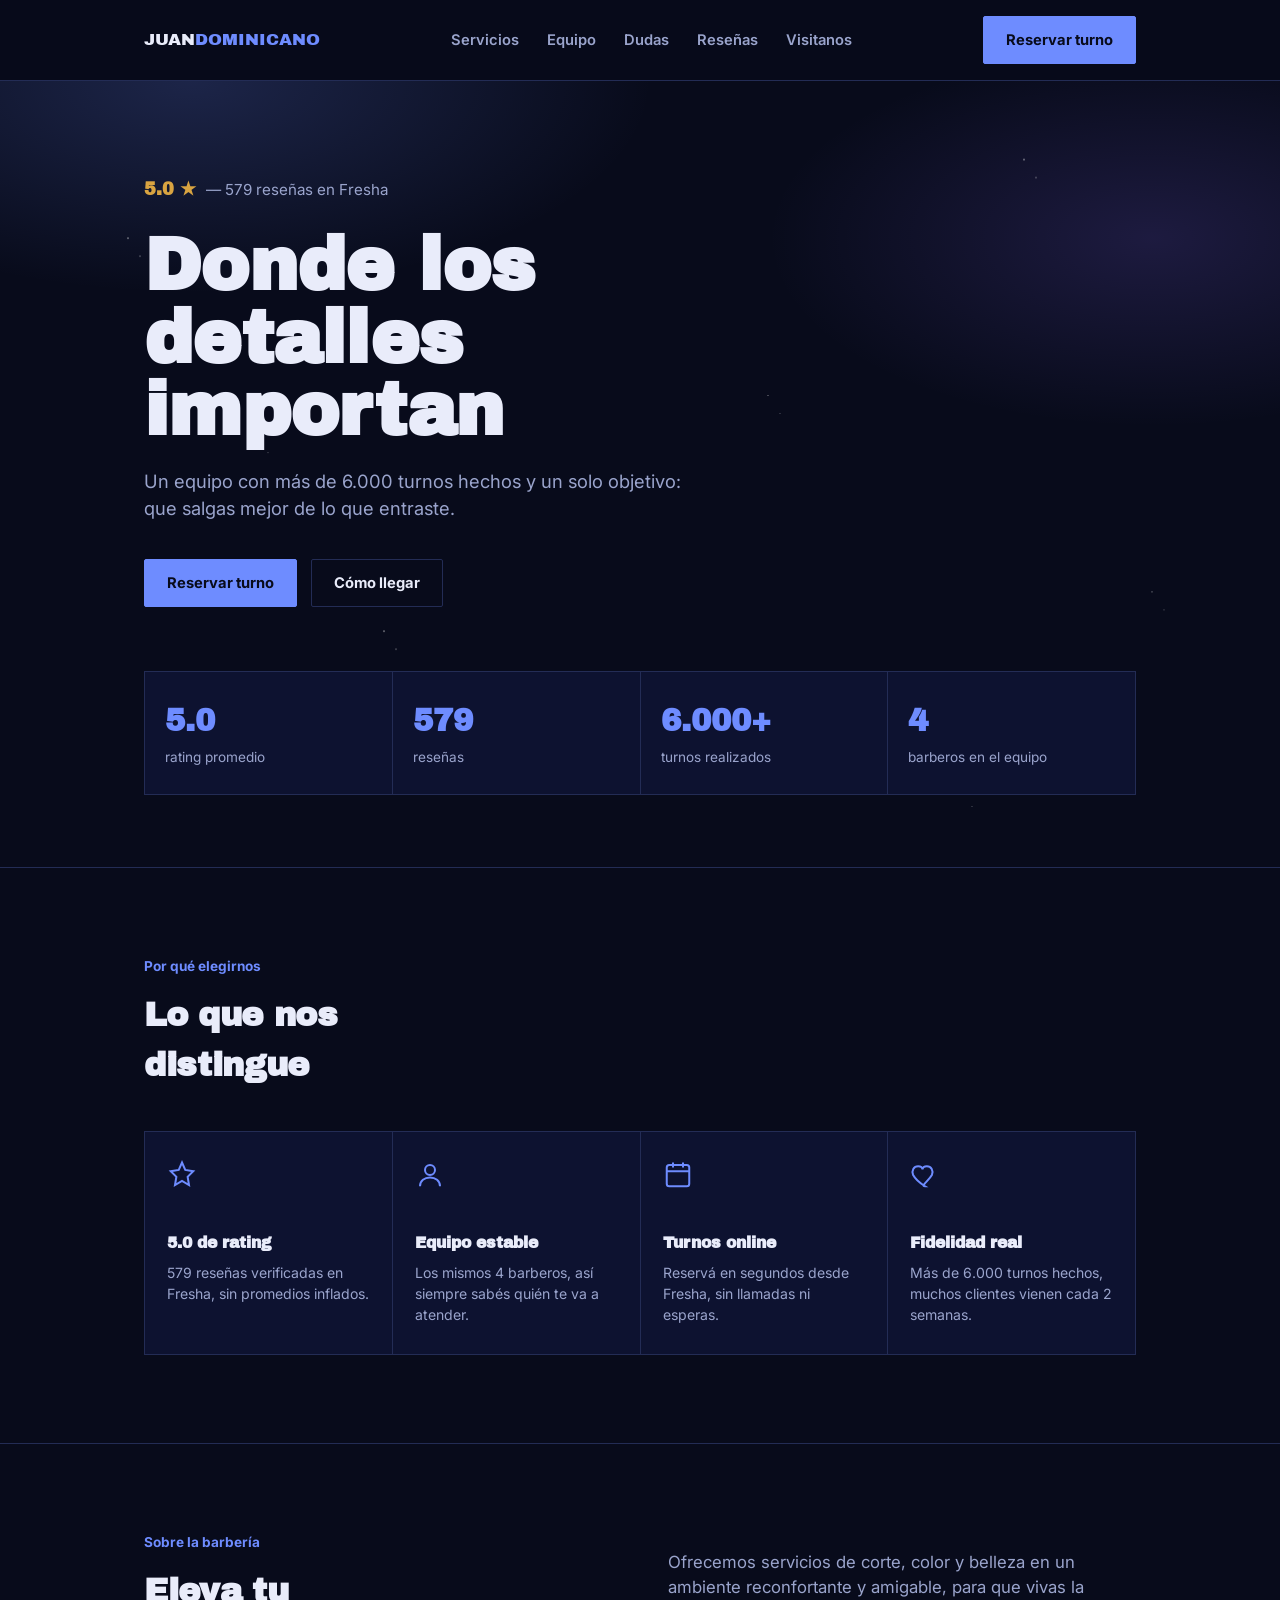
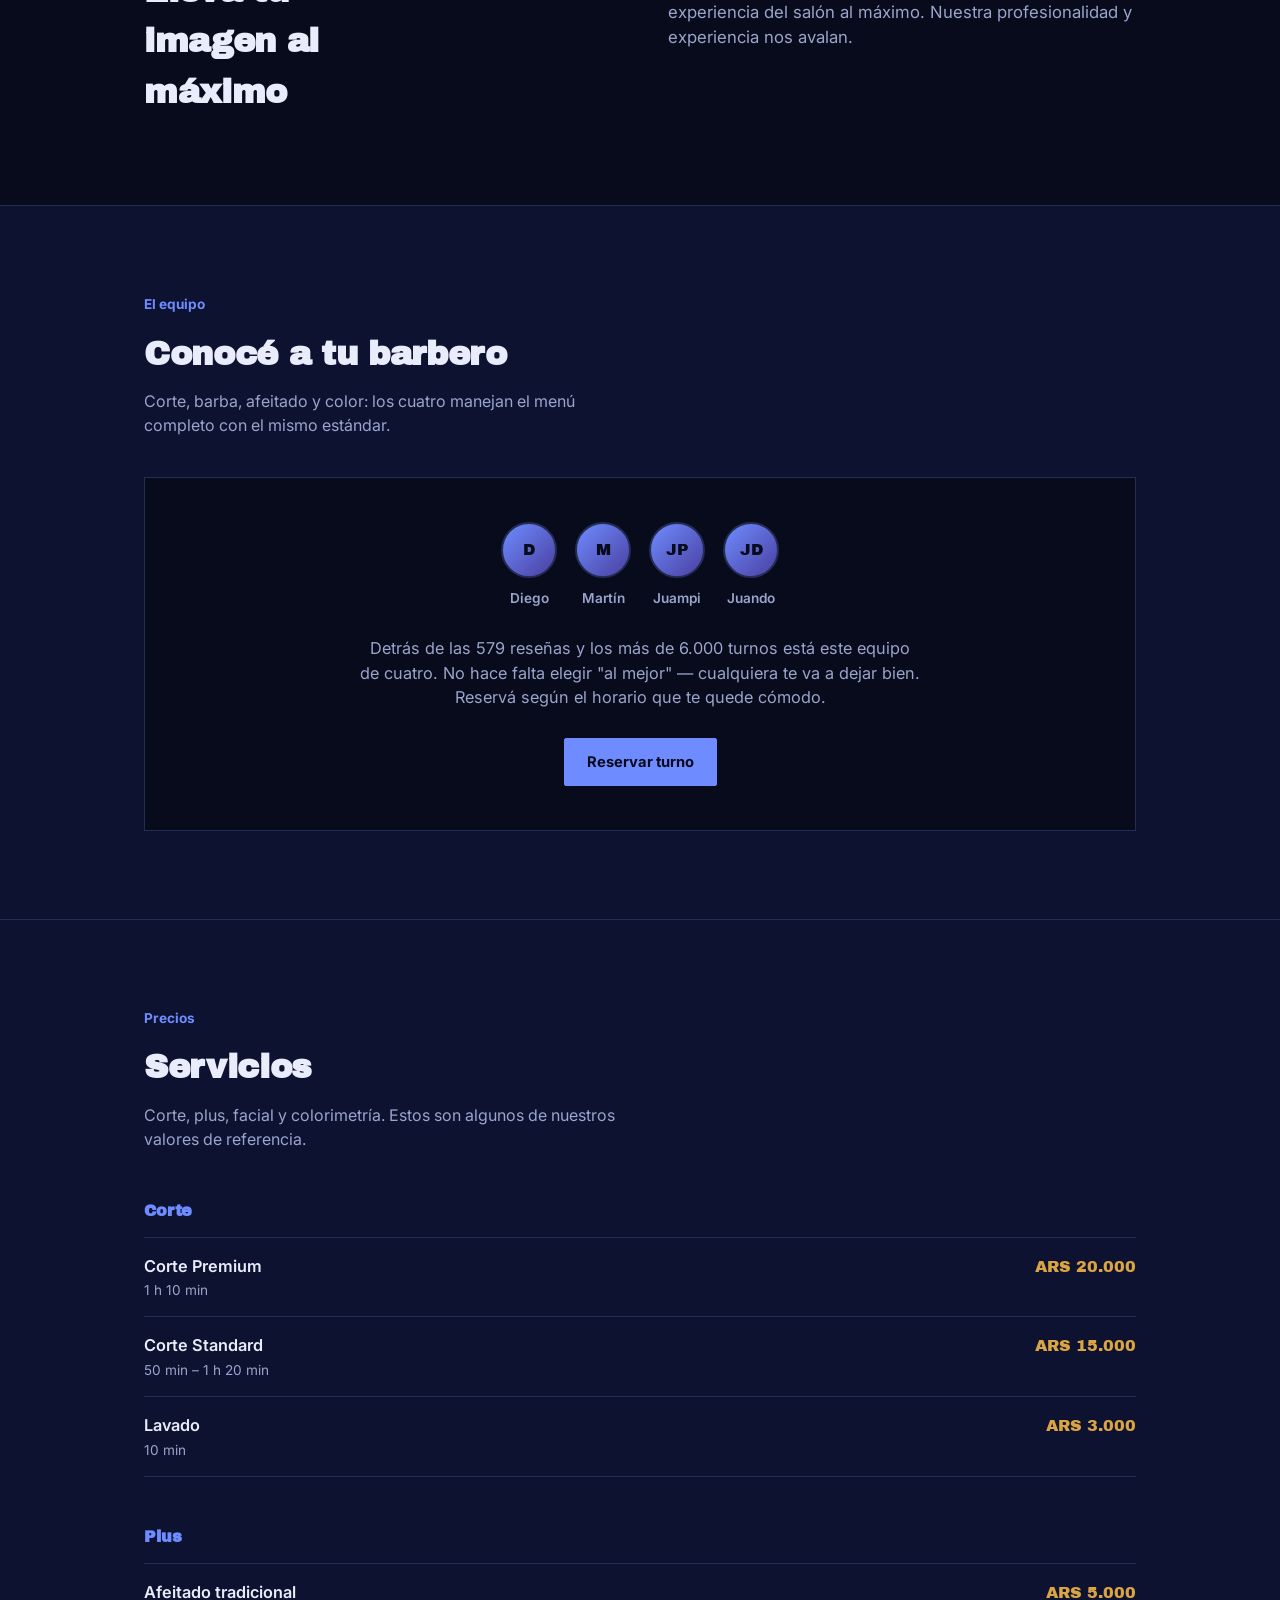
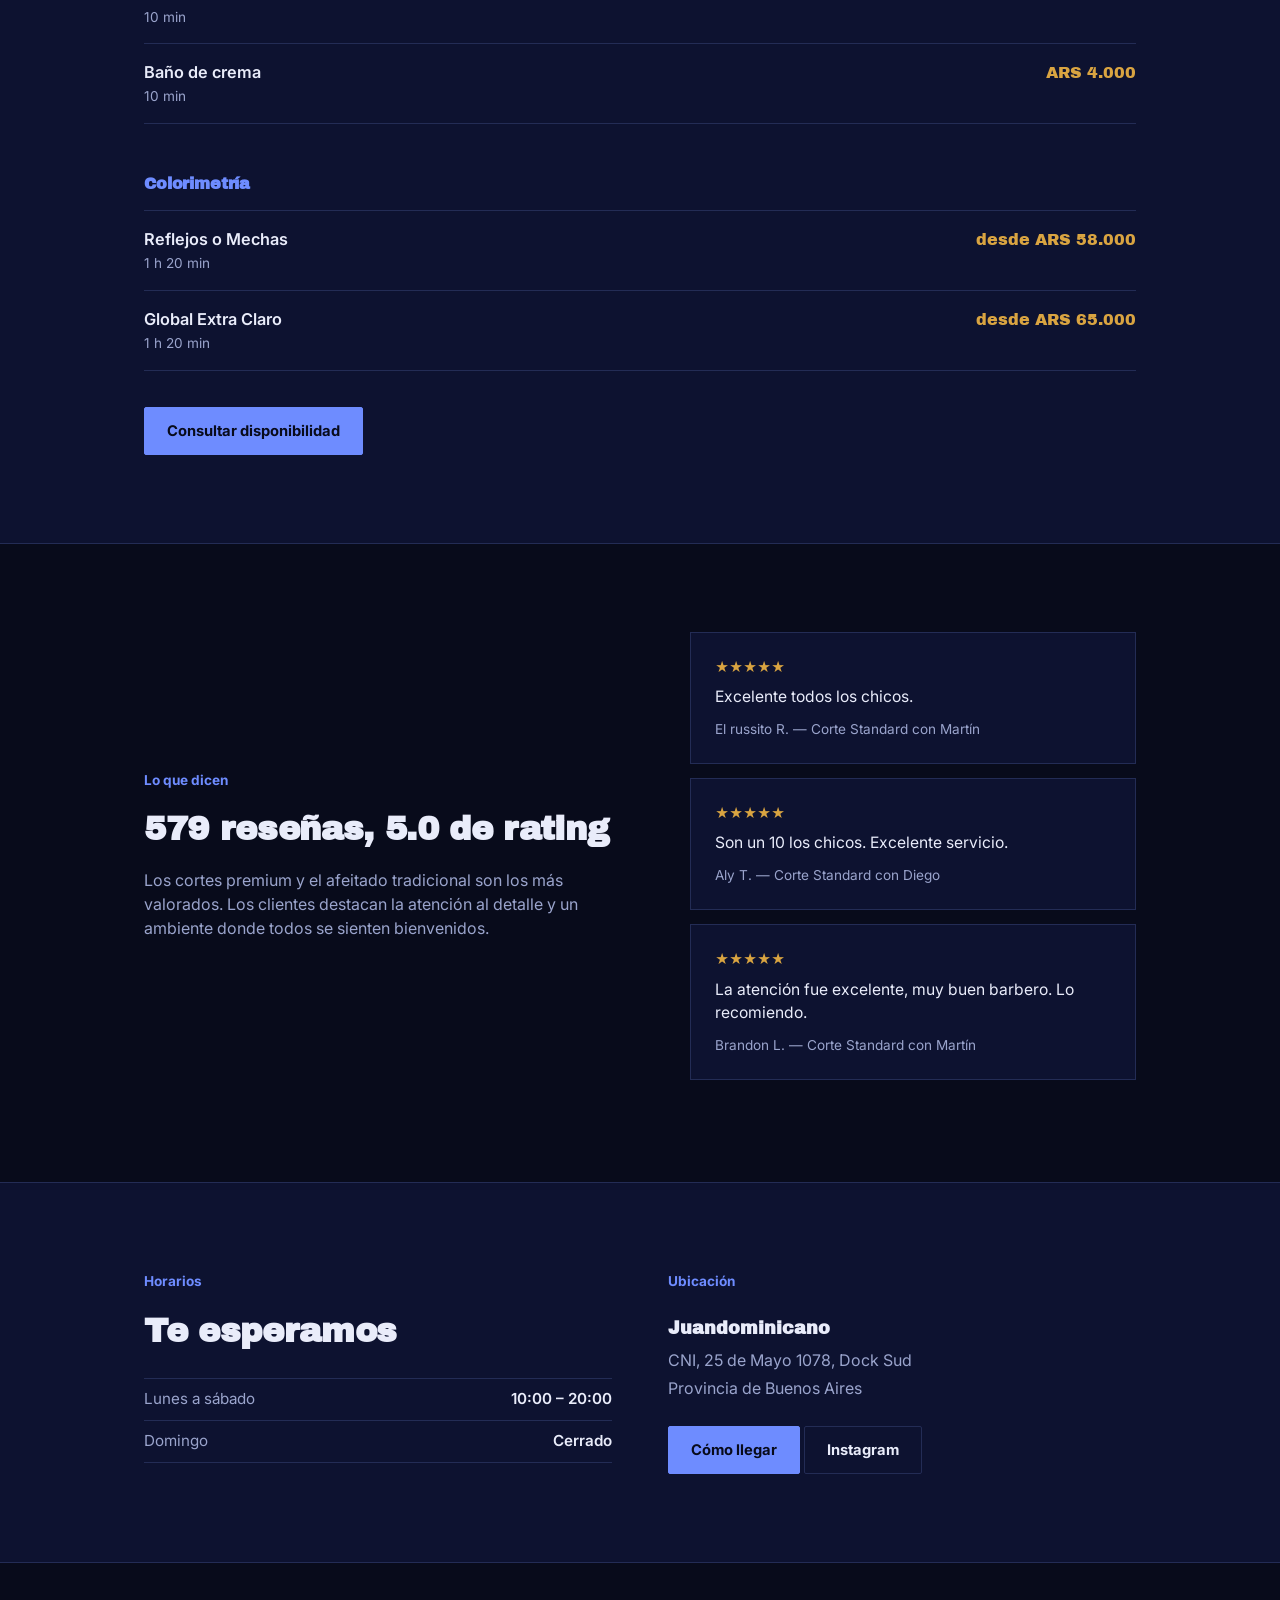
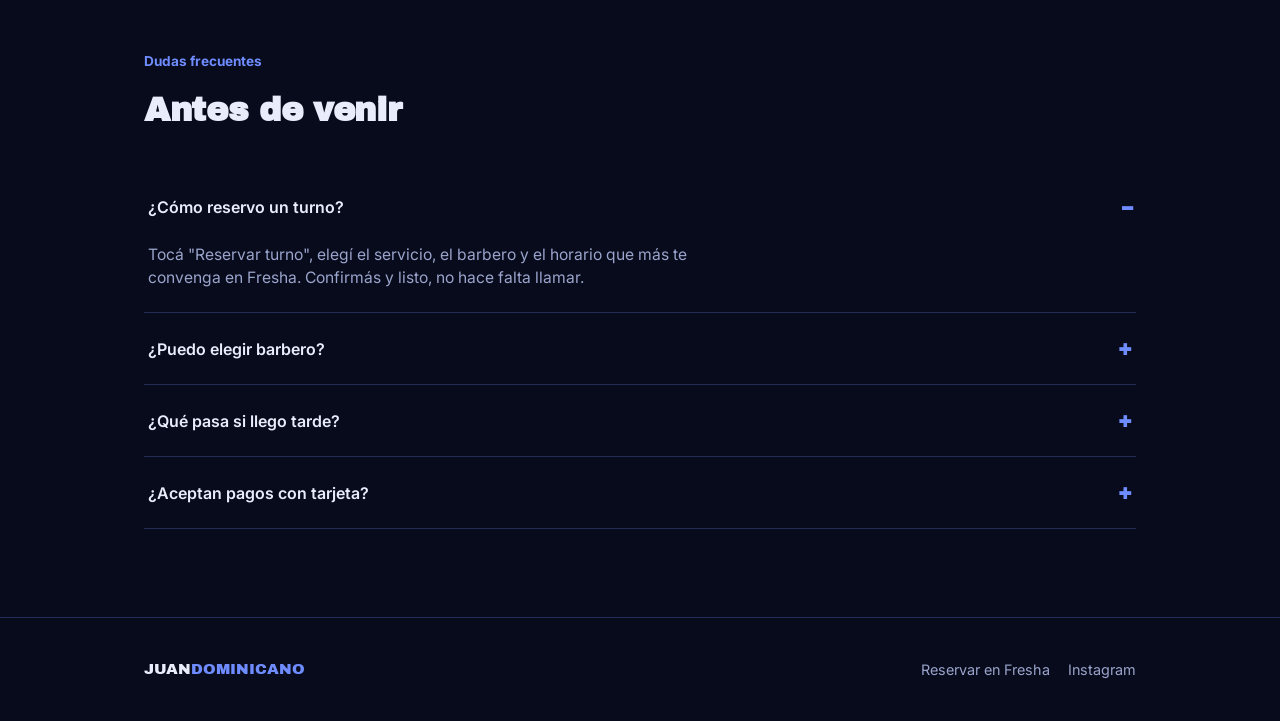
<file: index.html>
<!DOCTYPE html>
<html lang="es">

<head>
  <meta charset="UTF-8">
  <meta name="viewport" content="width=device-width, initial-scale=1, viewport-fit=cover">
  <title>Juandominicano — Barbería en Dock Sud</title>
  <link rel="preconnect" href="https://fonts.googleapis.com">
  <link rel="preconnect" href="https://fonts.gstatic.com" crossorigin>
  <link href="https://fonts.googleapis.com/css2?family=Archivo+Black&family=Inter:wght@400;500;600;700&display=swap"
    rel="stylesheet">
  <link rel="icon" type="image/svg+xml"
    href="data:image/svg+xml,%3Csvg xmlns='http://www.w3.org/2000/svg' viewBox='0 0 64 64'%3E%3Crect width='64' height='64' rx='14' fill='%23080B1B'/%3E%3Ctext x='32' y='31' text-anchor='middle' font-family='Arial Black,Arial,sans-serif' font-weight='900' font-size='24' fill='%236E8CFF'%3EJ%3C/text%3E%3Ctext x='32' y='53' text-anchor='middle' font-family='Arial Black,Arial,sans-serif' font-weight='900' font-size='24' fill='%23D9A441'%3ED%3C/text%3E%3C/svg%3E">
  <link rel="preconnect" href="https://fonts.googleapis.com">
  <link rel="stylesheet" href="styles.css">
</head>

<body>

  <header class="nav">
    <div class="wrap">
      <div class="brand">JUAN<span>DOMINICANO</span></div>
      <nav class="links">
        <a href="#servicios">Servicios</a>
        <a href="#equipo">Equipo</a>
        <a href="#faq">Dudas</a>
        <a href="#reseñas">Reseñas</a>
        <a href="#visitanos">Visitanos</a>
      </nav>
      <a class="btn"
        href="https://www.fresha.com/es/a/juandominicano-dock-sud-cni-25-de-mayo-1078-tidsn6mk/all-offer?menu=true&pId=592402"
        target="_blank" rel="noopener">Reservar turno</a>
    </div>
  </header>

  <section class="hero galaxy">
    <div class="stars"></div>
    <div class="wrap">
      <div class="rating-line"><b>5.0 ★</b> — 579 reseñas en Fresha</div>
      <h1>Donde los detalles importan</h1>
      <p class="lead">Un equipo con más de 6.000 turnos hechos y un solo objetivo:
        que salgas mejor de lo que entraste.</p>
      <div class="ctas">
        <a class="btn"
          href="https://www.fresha.com/es/a/juandominicano-dock-sud-cni-25-de-mayo-1078-tidsn6mk/all-offer?menu=true&pId=592402"
          target="_blank" rel="noopener">Reservar turno</a>
        <a class="btn ghost" href="#visitanos">Cómo llegar</a>
      </div>

      <div class="stat-row">
        <div class="stat"><b>5.0</b><span>rating promedio</span></div>
        <div class="stat"><b>579</b><span>reseñas</span></div>
        <div class="stat"><b>6.000+</b><span>turnos realizados</span></div>
        <div class="stat"><b>4</b><span>barberos en el equipo</span></div>
      </div>
    </div>
  </section>

  <section class="why">
    <div class="wrap">
      <div class="kicker">Por qué elegirnos</div>
      <h2 style="font-size:2.1rem; max-width:14ch;">Lo que nos distingue</h2>
      <div class="why-grid">
        <div class="why-card">
          <svg viewBox="0 0 24 24" fill="none" stroke="#6E8CFF" stroke-width="1.6">
            <path d="M12 2l2.6 5.9L21 9l-4.5 4.4L17.6 20 12 16.8 6.4 20l1.1-6.6L3 9l6.4-1.1z" />
          </svg>
          <h4>5.0 de rating</h4>
          <p>579 reseñas verificadas en Fresha, sin promedios inflados.</p>
        </div>
        <div class="why-card">
          <svg viewBox="0 0 24 24" fill="none" stroke="#6E8CFF" stroke-width="1.6">
            <circle cx="12" cy="8" r="4" />
            <path d="M4 21c0-4.4 3.6-7 8-7s8 2.6 8 7" />
          </svg>
          <h4>Equipo estable</h4>
          <p>Los mismos 4 barberos, así siempre sabés quién te va a atender.</p>
        </div>
        <div class="why-card">
          <svg viewBox="0 0 24 24" fill="none" stroke="#6E8CFF" stroke-width="1.6">
            <rect x="3" y="4" width="18" height="17" rx="2" />
            <path d="M3 9h18M8 2v4M16 2v4" />
          </svg>
          <h4>Turnos online</h4>
          <p>Reservá en segundos desde Fresha, sin llamadas ni esperas.</p>
        </div>
        <div class="why-card">
          <svg viewBox="0 0 24 24" fill="none" stroke="#6E8CFF" stroke-width="1.6">
            <path
              d="M12 21s-7-4.4-9.5-9C1 8.5 3 5 6.5 5c2 0 3.3 1 3.5 2.5C10.2 6 11.5 5 13.5 5 17 5 19 8.5 17.5 12 15 16.6 8 21 12 21z" />
          </svg>
          <h4>Fidelidad real</h4>
          <p>Más de 6.000 turnos hechos, muchos clientes vienen cada 2 semanas.</p>
        </div>
      </div>
    </div>
  </section>

  <section class="about" id="nosotros">
    <div class="wrap grid">
      <div>
        <div class="kicker">Sobre la barbería</div>
        <h2>Eleva tu imagen al máximo</h2>
      </div>
      <div>
        <p>Ofrecemos servicios de corte, color y belleza en un ambiente reconfortante y amigable, para que vivas la
          experiencia del salón al máximo. Nuestra profesionalidad y experiencia nos avalan.</p>
      </div>
    </div>
  </section>

  <section class="team" id="equipo">
    <div class="wrap">
      <div class="kicker">El equipo</div>
      <h2>Conocé a tu barbero</h2>
      <p class="sub">Corte, barba, afeitado y color: los cuatro manejan el menú completo con el mismo estándar.</p>
      <div class="team-unified">
        <div class="avatar-row">
          <div class="who">
            <div class="avatar">D</div><span>Diego</span>
          </div>
          <div class="who">
            <div class="avatar">M</div><span>Martín</span>
          </div>
          <div class="who">
            <div class="avatar">JP</div><span>Juampi</span>
          </div>
          <div class="who">
            <div class="avatar">JD</div><span>Juando</span>
          </div>
        </div>
        <p class="statement">Detrás de las 579 reseñas y los más de 6.000 turnos está este equipo de cuatro. No hace
          falta elegir "al mejor" — cualquiera te va a dejar bien. Reservá según el horario que te quede cómodo.</p>
        <a class="btn"
          href="https://www.fresha.com/es/a/juandominicano-dock-sud-cni-25-de-mayo-1078-tidsn6mk/all-offer?menu=true&pId=592402"
          target="_blank" rel="noopener">Reservar turno</a>
      </div>
    </div>
  </section>

  <section class="services" id="servicios">
    <div class="wrap">
      <div class="kicker">Precios</div>
      <h2>Servicios</h2>
      <p class="sub">Corte, plus, facial y colorimetría. Estos son algunos de nuestros valores de referencia.</p>

      <div class="cat">
        <h3>Corte</h3>
        <div class="svc-list">
          <div class="svc">
            <div>
              <div class="name">Corte Premium</div>
              <div class="dur">1 h 10 min</div>
            </div>
            <div class="price">ARS 20.000</div>
          </div>
          <div class="svc">
            <div>
              <div class="name">Corte Standard</div>
              <div class="dur">50 min – 1 h 20 min</div>
            </div>
            <div class="price">ARS 15.000</div>
          </div>
          <div class="svc">
            <div>
              <div class="name">Lavado</div>
              <div class="dur">10 min</div>
            </div>
            <div class="price">ARS 3.000</div>
          </div>
        </div>
      </div>

      <div class="cat">
        <h3>Plus</h3>
        <div class="svc-list">
          <div class="svc">
            <div>
              <div class="name">Afeitado tradicional</div>
              <div class="dur">10 min</div>
            </div>
            <div class="price">ARS 5.000</div>
          </div>
          <div class="svc">
            <div>
              <div class="name">Baño de crema</div>
              <div class="dur">10 min</div>
            </div>
            <div class="price">ARS 4.000</div>
          </div>
        </div>
      </div>

      <div class="cat">
        <h3>Colorimetría</h3>
        <div class="svc-list">
          <div class="svc">
            <div>
              <div class="name">Reflejos o Mechas</div>
              <div class="dur">1 h 20 min</div>
            </div>
            <div class="price">desde ARS 58.000</div>
          </div>
          <div class="svc">
            <div>
              <div class="name">Global Extra Claro</div>
              <div class="dur">1 h 20 min</div>
            </div>
            <div class="price">desde ARS 65.000</div>
          </div>
        </div>
      </div>

      <div style="margin-top:36px;">
        <a class="btn"
          href="https://www.fresha.com/es/a/juandominicano-dock-sud-cni-25-de-mayo-1078-tidsn6mk/all-offer?menu=true&pId=592402"
          target="_blank" rel="noopener">Consultar disponibilidad</a>
      </div>
    </div>
  </section>

  <section class="reviews" id="reseñas">
    <div class="wrap">
      <div>
        <div class="kicker">Lo que dicen</div>
        <h2>579 reseñas, 5.0 de rating</h2>
        <p style="color:var(--ink-dim); margin-top:14px; max-width:44ch;">Los cortes premium y el afeitado tradicional
          son los más valorados. Los clientes destacan la atención al detalle y un ambiente donde todos se sienten
          bienvenidos.</p>
      </div>
      <div>
        <div class="review-card">
          <div class="stars-txt">★★★★★</div>
          <p>Excelente todos los chicos.</p>
          <div class="who">El russito R. — Corte Standard con Martín</div>
        </div>
        <div class="review-card">
          <div class="stars-txt">★★★★★</div>
          <p>Son un 10 los chicos. Excelente servicio.</p>
          <div class="who">Aly T. — Corte Standard con Diego</div>
        </div>
        <div class="review-card">
          <div class="stars-txt">★★★★★</div>
          <p>La atención fue excelente, muy buen barbero. Lo recomiendo.</p>
          <div class="who">Brandon L. — Corte Standard con Martín</div>
        </div>
      </div>
    </div>
  </section>

  <section class="visit" id="visitanos">
    <div class="wrap grid">
      <div>
        <div class="kicker">Horarios</div>
        <h2>Te esperamos</h2>
        <div class="hours">
          <div class="row"><span>Lunes a sábado</span><b>10:00 – 20:00</b></div>
          <div class="row"><span>Domingo</span><b>Cerrado</b></div>
        </div>
      </div>
      <div>
        <div class="kicker">Ubicación</div>
        <div class="addr">
          <b>Juandominicano</b>
          CNI, 25 de Mayo 1078, Dock Sud<br>
          Provincia de Buenos Aires
        </div>
        <div class="ctas" style="margin-top:24px;">
          <a class="btn"
            href="https://maps.google.com/?daddr=CNI%2C%2025%20de%20Mayo%201078%2C%20Dock%20Sud%2C%20B1871%2C%20Provincia%20de%20Buenos%20Aires"
            target="_blank" rel="noopener">Cómo llegar</a>
          <a class="btn ghost" href="https://www.instagram.com/juandominicano" target="_blank"
            rel="noopener">Instagram</a>
        </div>
      </div>
    </div>
  </section>

  <section class="faq" id="faq">
    <div class="wrap">
      <div class="kicker">Dudas frecuentes</div>
      <h2>Antes de venir</h2>
      <div>
        <details class="faq-item" open>
          <summary>¿Cómo reservo un turno?</summary>
          <p>Tocá "Reservar turno", elegí el servicio, el barbero y el horario que más te convenga en Fresha. Confirmás
            y listo, no hace falta llamar.</p>
        </details>
        <details class="faq-item">
          <summary>¿Puedo elegir barbero?</summary>
          <p>Sí, en el sistema de reservas podés seleccionar entre Diego, Martín, Juampi o Juando según disponibilidad.
          </p>
        </details>
        <details class="faq-item">
          <summary>¿Qué pasa si llego tarde?</summary>
          <p>Tenés 10 minutos de tolerancia. Pasado ese tiempo, puede que tengamos que reprogramar tu turno para no
            atrasar al resto.</p>
        </details>
        <details class="faq-item">
          <summary>¿Aceptan pagos con tarjeta?</summary>
          <p>Sí, aceptamos efectivo, tarjeta y transferencia.</p>
        </details>
      </div>
    </div>
  </section>

  <footer>
    <div class="wrap">
      <div class="brand">JUAN<span style="color:var(--blue);">DOMINICANO</span></div>
      <div class="social">
        <a href="https://www.fresha.com/es/a/juandominicano-dock-sud-cni-25-de-mayo-1078-tidsn6mk/all-offer?menu=true&pId=592402"
          target="_blank" rel="noopener">Reservar en Fresha</a>
        <a href="https://www.instagram.com/juandominicano" target="_blank" rel="noopener">Instagram</a>
      </div>
    </div>
  </footer>

  <div class="mobile-cta">
    <a class="btn"
      href="https://www.fresha.com/es/a/juandominicano-dock-sud-cni-25-de-mayo-1078-tidsn6mk/all-offer?menu=true&pId=592402"
      target="_blank" rel="noopener">Reservar turno</a>
  </div>

</body>

</html>
</file>
<file: styles.css>
:root{
  --ink:#E9ECFA;
  --ink-dim:#9AA4CC;
  --bg:#080B1B;
  --bg-2:#0D1230;
  --line:#232C55;
  --blue:#6E8CFF;
  --gold:#D9A441;
  color-scheme: dark;
  box-sizing:border-box;
  padding-top: env(safe-area-inset-top, 0px);
  padding-bottom: env(safe-area-inset-bottom, 0px);
}
*{box-sizing:border-box;}
html{scroll-padding-top: env(safe-area-inset-top, 0px); scroll-behavior:smooth;}
html,body{height:100%;}
body{
  margin:0; background:var(--bg); color:var(--ink);
  font-family:'Inter',system-ui,sans-serif; line-height:1.5;
  -webkit-font-smoothing:antialiased;
}
h1,h2,h3{font-family:'Archivo Black',system-ui,sans-serif; margin:0; letter-spacing:-0.01em;}
a{color:inherit;}
.wrap{max-width:1040px; margin:0 auto; padding:0 24px;}
section{padding:88px 0;}
@media (max-width:640px){ section{padding:56px 0;} }

/* fondo tipo galaxia: nebulosas suaves + estrellas */
.galaxy{
  position:relative;
  background:
    radial-gradient(ellipse 60% 45% at 15% 0%, rgba(110,140,255,.20), transparent 60%),
    radial-gradient(ellipse 50% 40% at 90% 20%, rgba(139,108,255,.16), transparent 60%),
    var(--bg);
}
.stars{position:absolute; inset:0; pointer-events:none;}
.stars::before, .stars::after{
  content:""; position:absolute; inset:0;
  background-image:
    radial-gradient(1.5px 1.5px at 10% 20%, #fff, transparent),
    radial-gradient(1.5px 1.5px at 80% 10%, #fff, transparent),
    radial-gradient(1px 1px at 60% 40%, #fff, transparent),
    radial-gradient(1.5px 1.5px at 30% 70%, #fff, transparent),
    radial-gradient(1px 1px at 90% 65%, #fff, transparent),
    radial-gradient(1.5px 1.5px at 50% 85%, #fff, transparent),
    radial-gradient(1px 1px at 20% 45%, #fff, transparent),
    radial-gradient(1px 1px at 75% 90%, #fff, transparent);
  opacity:.5;
}
.stars::after{background-position:12px 18px; opacity:.3;}

header.nav{
  position:sticky; top:0; z-index:20;
  background:rgba(8,11,27,.86); backdrop-filter: blur(10px);
  border-bottom:1px solid var(--line);
  padding-top: env(safe-area-inset-top, 0px);
}
.nav .wrap{display:flex; align-items:center; justify-content:space-between; padding-top:16px; padding-bottom:16px;}
.brand{font-family:'Archivo Black'; font-size:1.05rem;}
.brand span{color:var(--blue);}
nav.links{display:flex; gap:28px; font-size:.92rem; font-weight:600;}
nav.links a{text-decoration:none; color:var(--ink-dim); transition:color .15s;}
nav.links a:hover{color:var(--ink);}
.btn{
  display:inline-block; background:var(--blue); color:#080B1B; font-weight:700;
  padding:12px 22px; border-radius:2px; text-decoration:none; font-size:.92rem;
  border:1px solid var(--blue);
}
.btn.ghost{background:transparent; color:var(--ink); border:1px solid var(--line);}
@media (max-width:640px){ nav.links{display:none;} }

.hero{padding:96px 0 72px; position:relative; overflow:hidden;}
.hero .wrap{position:relative; z-index:1;}
.rating-line{
  display:flex; align-items:center; gap:10px; margin-bottom:26px;
  font-size:.95rem; color:var(--ink-dim);
}
.rating-line b{color:var(--gold); font-family:'Archivo Black'; font-size:1.1rem;}
.hero h1{
  font-size:clamp(2.6rem,7vw,4.6rem); line-height:.98; max-width:12ch;
}
.hero p.lead{max-width:46ch; color:var(--ink-dim); font-size:1.15rem; margin-top:22px;}
.hero .ctas{display:flex; gap:14px; margin-top:36px; flex-wrap:wrap;}

.stat-row{
  display:grid; grid-template-columns:repeat(4,1fr); gap:1px;
  background:var(--line); border:1px solid var(--line); margin-top:64px;
}
.stat{background:var(--bg-2); padding:26px 20px;}
.stat b{display:block; font-family:'Archivo Black'; font-size:1.9rem; color:var(--blue);}
.stat span{color:var(--ink-dim); font-size:.85rem;}
@media (max-width:640px){ .stat-row{grid-template-columns:repeat(2,1fr);} }

.about{border-top:1px solid var(--line);}
.about .grid{display:grid; grid-template-columns:1fr 1fr; gap:56px; align-items:start;}
.kicker{color:var(--blue); font-weight:700; font-size:.85rem; margin-bottom:14px;}
.about h2{font-size:2.1rem; max-width:12ch;}
.about p{color:var(--ink-dim); font-size:1.05rem; margin-top:18px; max-width:52ch;}
@media (max-width:760px){ .about .grid{grid-template-columns:1fr;} }

.team-mini{display:flex; gap:14px; margin-top:28px; flex-wrap:wrap;}
.avatar{
  width:52px;height:52px;border-radius:50%;
  background:linear-gradient(135deg,var(--blue),#4A3FA0);
  display:flex;align-items:center;justify-content:center;
  font-family:'Archivo Black'; font-size:1rem; color:#080B1B; border:2px solid var(--line);
}
.team-mini .who{display:flex; align-items:center; gap:10px; color:var(--ink-dim); font-size:.9rem;}

.services{border-top:1px solid var(--line); background:var(--bg-2);}
.services h2{font-size:2.1rem;}
.services .sub{color:var(--ink-dim); margin-top:10px; max-width:48ch;}
.cat{margin-top:48px;}
.cat h3{font-size:1rem; color:var(--blue); text-transform:none; margin-bottom:2px;}
.svc-list{border-top:1px solid var(--line); margin-top:14px;}
.svc{
  display:flex; justify-content:space-between; gap:20px; align-items:baseline;
  padding:16px 0; border-bottom:1px solid var(--line);
}
.svc .name{font-weight:600; font-size:1.02rem;}
.svc .dur{color:var(--ink-dim); font-size:.85rem; margin-top:2px;}
.svc .price{font-family:'Archivo Black'; color:var(--gold); white-space:nowrap; font-size:1rem;}

.reviews{border-top:1px solid var(--line);}
.reviews .wrap{display:grid; grid-template-columns:1.1fr 1fr; gap:56px; align-items:center;}
.review-card{background:var(--bg-2); border:1px solid var(--line); padding:24px; margin-bottom:14px;}
.review-card .stars-txt{color:var(--gold); font-size:.85rem; margin-bottom:8px;}
.review-card p{margin:0; color:var(--ink); font-size:.98rem;}
.review-card .who{margin-top:10px; color:var(--ink-dim); font-size:.85rem;}
.reviews h2{font-size:2.1rem;}
@media (max-width:760px){ .reviews .wrap{grid-template-columns:1fr;} }

.visit{border-top:1px solid var(--line); background:var(--bg-2);}
.visit .grid{display:grid; grid-template-columns:1fr 1fr; gap:56px;}
.visit h2{font-size:2.1rem;}
.hours{margin-top:22px; border-top:1px solid var(--line);}
.hours .row{display:flex; justify-content:space-between; padding:9px 0; border-bottom:1px solid var(--line); font-size:.95rem; color:var(--ink-dim);}
.hours .row b{color:var(--ink); font-weight:600;}
.addr{margin-top:22px; color:var(--ink-dim); font-size:1rem; line-height:1.7;}
.addr b{display:block; color:var(--ink); font-family:'Archivo Black'; font-size:1.1rem; margin-bottom:4px;}
@media (max-width:760px){ .visit .grid{grid-template-columns:1fr;} }

/* POR QUÉ ELEGIRNOS */
.why{border-top:1px solid var(--line);}
.why-grid{display:grid; grid-template-columns:repeat(4,1fr); gap:1px; background:var(--line); border:1px solid var(--line); margin-top:40px;}
.why-card{background:var(--bg-2); padding:28px 22px;}
.why-card svg{width:30px; height:30px; margin-bottom:14px;}
.why-card h4{font-family:'Archivo Black'; font-size:.98rem; margin-bottom:8px;}
.why-card p{color:var(--ink-dim); font-size:.88rem; margin:0;}
@media (max-width:760px){ .why-grid{grid-template-columns:repeat(2,1fr);} }

/* EQUIPO DETALLADO */
.team{border-top:1px solid var(--line); background:var(--bg-2);}
.team h2{font-size:2.1rem;}
.team .sub{color:var(--ink-dim); margin-top:10px; max-width:48ch;}
.team-grid{display:grid; grid-template-columns:repeat(4,1fr); gap:14px; margin-top:40px;}
.team-card{
  border:1px solid var(--line); background:var(--bg);
  padding:22px 18px; transition:border-color .15s, transform .15s;
}
.team-card:hover{border-color:var(--blue); transform:translateY(-3px);}
.team-card .avatar{width:52px; height:52px; margin-bottom:16px;}
.team-card h4{font-family:'Archivo Black'; font-size:1rem; margin-bottom:6px;}
.team-card .tag{
  display:inline-block; color:var(--blue); font-size:.75rem; font-weight:700;
  border:1px solid var(--line); border-radius:20px; padding:3px 10px; margin-bottom:12px;
}
.team-card p{color:var(--ink-dim); font-size:.86rem; margin:0 0 16px;}
.team-card a{color:var(--gold); font-size:.85rem; font-weight:600; text-decoration:none;}
.team-card a:hover{text-decoration:underline;}
@media (max-width:760px){ .team-grid{grid-template-columns:repeat(2,1fr);} }

.team-unified{
  border:1px solid var(--line); background:var(--bg); margin-top:40px;
  padding:44px 36px; text-align:center;
}
.avatar-row{display:flex; justify-content:center; gap:18px; flex-wrap:wrap; margin-bottom:28px;}
.avatar-row .who{display:flex; flex-direction:column; align-items:center; gap:10px;}
.avatar-row .avatar{width:56px; height:56px;}
.avatar-row span{font-size:.85rem; color:var(--ink-dim); font-weight:600;}
.team-unified p.statement{max-width:56ch; margin:0 auto 28px; color:var(--ink-dim); font-size:1.02rem;}

/* FAQ */
.faq{border-top:1px solid var(--line);}
.faq h2{font-size:2.1rem; margin-bottom:36px;}
.faq-item{border-bottom:1px solid var(--line);}
.faq-item summary{
  padding:20px 4px; cursor:pointer; font-weight:600; font-size:1rem;
  list-style:none; display:flex; justify-content:space-between; align-items:center; gap:20px;
}
.faq-item summary::-webkit-details-marker{display:none;}
.faq-item summary::after{content:"+"; font-family:'Archivo Black'; color:var(--blue); font-size:1.3rem; flex-shrink:0;}
.faq-item[open] summary::after{content:"–";}
.faq-item p{color:var(--ink-dim); padding:0 4px 22px; margin:0; max-width:62ch; font-size:.98rem;}

/* BARRA STICKY MOBILE */
.mobile-cta{
  display:none; position:fixed; left:0; right:0; bottom:0; z-index:30;
  background:rgba(8,11,27,.94); backdrop-filter:blur(10px); border-top:1px solid var(--line);
  padding:12px 20px calc(12px + env(safe-area-inset-bottom, 0px));
}
.mobile-cta a{display:block; text-align:center;}
@media (max-width:700px){ .mobile-cta{display:block;} body{padding-bottom:64px;} }

footer{border-top:1px solid var(--line); padding:40px 0; padding-bottom: calc(40px + env(safe-area-inset-bottom, 0px));}
footer .wrap{display:flex; justify-content:space-between; align-items:center; flex-wrap:wrap; gap:16px;}
footer .brand{font-size:.95rem;}
footer .social{display:flex; gap:18px; font-size:.9rem; color:var(--ink-dim);}
footer .social a{text-decoration:none;}
footer .social a:hover{color:var(--blue);}
</file>
